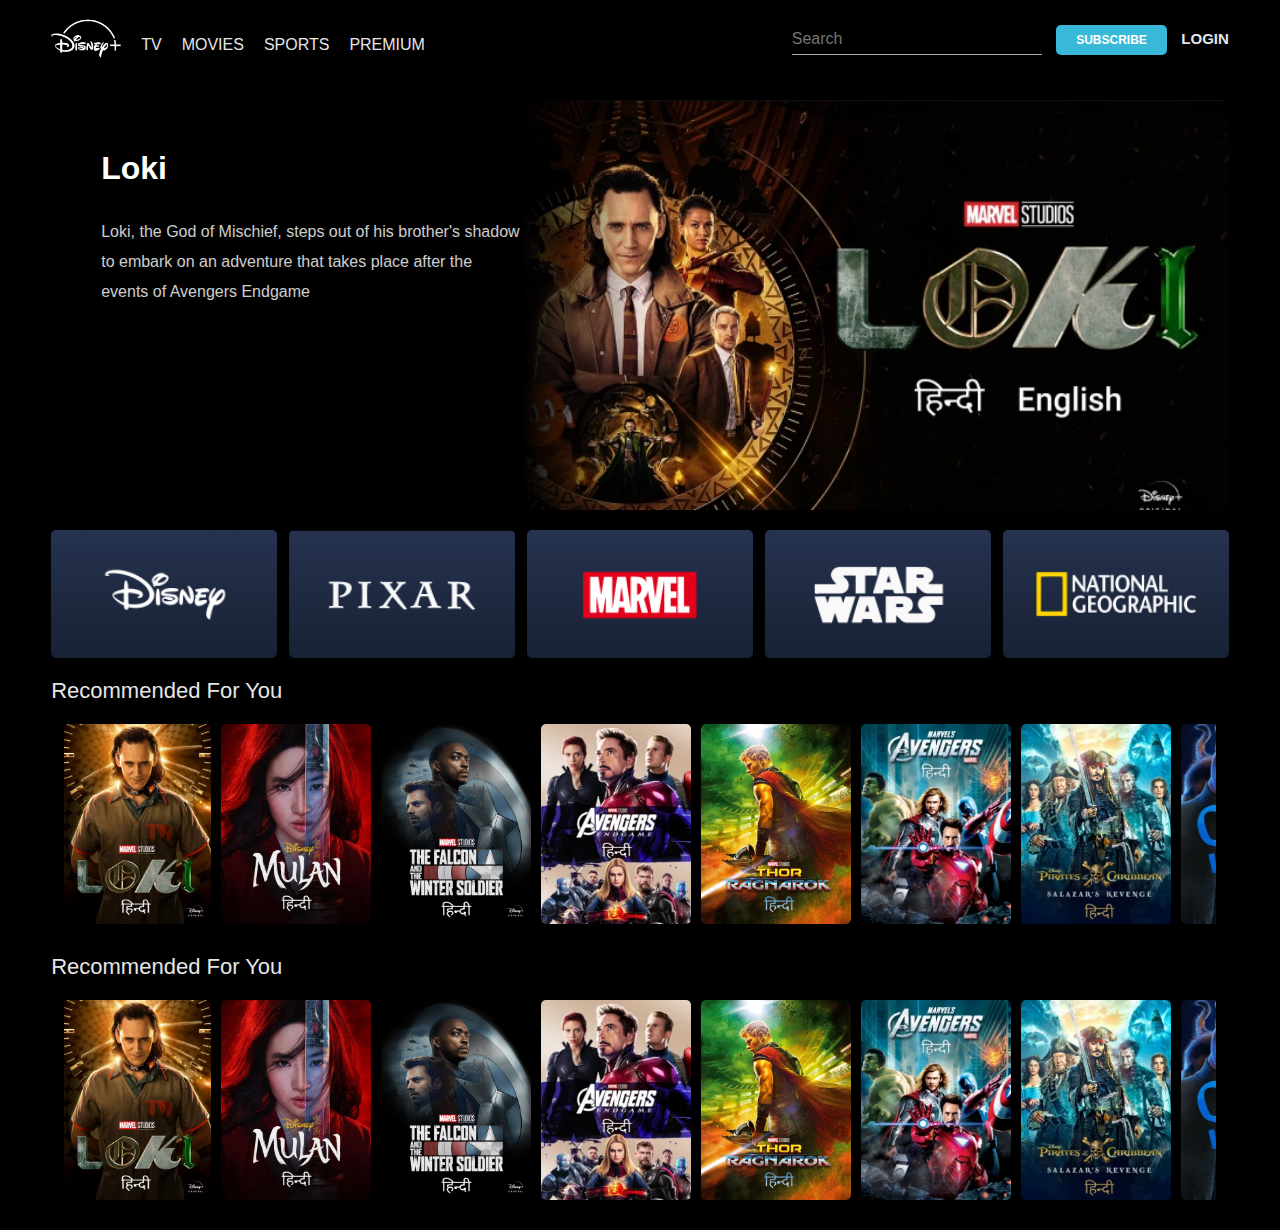
<file: index.html>
<!DOCTYPE html>
<html lang="en">

<head>
    <meta charset="UTF-8">
    <meta http-equiv="X-UA-Compatible" content="IE=edge">
    <meta name="viewport" content="width=device-width, initial-scale=1.0">
    <title>Hotstar clone</title>
    <link rel="stylesheet" href="style.css">
</head>

<body>
    <nav class="navbar">
        <img class="brand-logo" src="images/logo.png" alt="">
        <ul class="nav-link">
            <li class="nav-items"><a href="#">TV</a></li>
            <li class="nav-items"><a href="#">MOVIES</a></li>
            <li class="nav-items"><a href="#">SPORTS</a></li>
            <li class="nav-items"><a href="#">PREMIUM</a></li>
        </ul>
        <div class="right-nav">
            <input class="search-box" type="text" placeholder="search">
            <button class="subscribe-btn">subscribe</button>
            <a href="#" class="login-link">Login</a>
        </div>
    </nav>

    <div class="main-container">
        <div class="carousel">
            <!-- <div class="slider">
                <div class="slide-content">
                    <h1 class="movie-title">Loki</h1>
                    <p class="movie-desc">Lorem ipsum dolor, sit amet consectetur adipisicing elit. Cum perspiciatis id rem inventore, obcaecati maxime corrupti delectus nobis sunt repellat.</p>
                </div>
                <img src="images/slider 1.PNG" alt="">
            </div> -->
        </div>
    </div>

    <div class="video-card-container">
        <div class="video-card">
            <img class="video-card-image" src="images/disney.PNG" alt="">
            <video class="card-video" src="videos/disney.mp4" muted loop></video>
        </div>
        <div class="video-card">
            <img class="video-card-image" src="images/pixar.PNG" alt="">
            <video class="card-video" src="videos/pixar.mp4" muted loop></video>
        </div>
        <div class="video-card">
            <img class="video-card-image" src="images/marvel.PNG" alt="">
            <video class="card-video" src="videos/marvel.mp4" muted loop></video>
        </div>
        <div class="video-card">
            <img class="video-card-image" src="images/star-wars.PNG" alt="">
            <video class="card-video" src="videos/star-war.mp4" muted loop></video>
        </div>
        <div class="video-card">
            <img class="video-card-image" src="images/geographic.PNG" alt="">
            <video class="card-video" src="videos/geographic.mp4" muted loop></video>
        </div>
    </div>

    <h1 class="title">Recommended for You</h1>
    <div class="movie-list">
        <button class="pre-btn" title="btn"> <img src="images/pre.png" alt=""></button>
        <button class="nxt-btn" title="btn"> <img src="images/nxt.png" alt=""></button>
        <div class="card-container">
            <div class="card">
                <img class="card-img" src="images/poster 1.png" alt="">
                <div class="card-body">
                    <h2 class="name">Movie Name</h2>
                    <h6 class="des">Lorem ipsum dolor sit.</h6>
                    <button class="watchlist-btn"> add to watchlist</button>
                </div>
            </div>
            <div class="card">
                <img class="card-img" src="images/poster 2.png" alt="">
                <div class="card-body">
                    <h2 class="name">Movie Name</h2>
                    <h6 class="des">Lorem ipsum dolor sit.</h6>
                    <button class="watchlist-btn"> add to watchlist</button>
                </div>
            </div>
            <div class="card">
                <img class="card-img" src="images/poster 3.png" alt="">
                <div class="card-body">
                    <h2 class="name">Movie Name</h2>
                    <h6 class="des">Lorem ipsum dolor sit.</h6>
                    <button class="watchlist-btn"> add to watchlist</button>
                </div>
            </div>
            <div class="card">
                <img class="card-img" src="images/poster 4.png" alt="">
                <div class="card-body">
                    <h2 class="name">Movie Name</h2>
                    <h6 class="des">Lorem ipsum dolor sit.</h6>
                    <button class="watchlist-btn"> add to watchlist</button>
                </div>
            </div>
            <div class="card">
                <img class="card-img" src="images/poster 5.png" alt="">
                <div class="card-body">
                    <h2 class="name">Movie Name</h2>
                    <h6 class="des">Lorem ipsum dolor sit.</h6>
                    <button class="watchlist-btn"> add to watchlist</button>
                </div>
            </div>
            <div class="card">
                <img class="card-img" src="images/poster 6.png" alt="">
                <div class="card-body">
                    <h2 class="name">Movie Name</h2>
                    <h6 class="des">Lorem ipsum dolor sit.</h6>
                    <button class="watchlist-btn"> add to watchlist</button>
                </div>
            </div>
            <div class="card">
                <img class="card-img" src="images/poster 7.png" alt="">
                <div class="card-body">
                    <h2 class="name">Movie Name</h2>
                    <h6 class="des">Lorem ipsum dolor sit.</h6>
                    <button class="watchlist-btn"> add to watchlist</button>
                </div>
            </div>
            <div class="card">
                <img class="card-img" src="images/poster 8.png" alt="">
                <div class="card-body">
                    <h2 class="name">Movie Name</h2>
                    <h6 class="des">Lorem ipsum dolor sit.</h6>
                    <button class="watchlist-btn"> add to watchlist</button>
                </div>
            </div>
            <div class="card">
                <img class="card-img" src="images/poster 9.png" alt="">
                <div class="card-body">
                    <h2 class="name">Movie Name</h2>
                    <h6 class="des">Lorem ipsum dolor sit.</h6>
                    <button class="watchlist-btn"> add to watchlist</button>
                </div>
            </div>
            <div class="card">
                <img class="card-img" src="images/poster 10.png" alt="">
                <div class="card-body">
                    <h2 class="name">Movie Name</h2>
                    <h6 class="des">Lorem ipsum dolor sit.</h6>
                    <button class="watchlist-btn"> add to watchlist</button>
                </div>
            </div>
            <div class="card">
                <img class="card-img" src="images/poster 11.png" alt="">
                <div class="card-body">
                    <h2 class="name">Movie Name</h2>
                    <h6 class="des">Lorem ipsum dolor sit.</h6>
                    <button class="watchlist-btn"> add to watchlist</button>
                </div>
            </div>
            <div class="card">
                <img class="card-img" src="images/poster 12.png" alt="">
                <div class="card-body">
                    <h2 class="name">Movie Name</h2>
                    <h6 class="des">Lorem ipsum dolor sit.</h6>
                    <button class="watchlist-btn"> add to watchlist</button>
                </div>
            </div>
        </div>
    </div>
    <h1 class="title">Recommended for You</h1>
    <div class="movie-list">
        <button class="pre-btn" title="btn"> <img src="images/pre.png" alt=""></button>
        <button class="nxt-btn" title="btn"> <img src="images/nxt.png" alt=""></button>
        <div class="card-container">
            <div class="card">
                <img class="card-img" src="images/poster 1.png" alt="">
                <div class="card-body">
                    <h2 class="name">Movie Name</h2>
                    <h6 class="des">Lorem ipsum dolor sit.</h6>
                    <button class="watchlist-btn"> add to watchlist</button>
                </div>
            </div>
            <div class="card">
                <img class="card-img" src="images/poster 2.png" alt="">
                <div class="card-body">
                    <h2 class="name">Movie Name</h2>
                    <h6 class="des">Lorem ipsum dolor sit.</h6>
                    <button class="watchlist-btn"> add to watchlist</button>
                </div>
            </div>
            <div class="card">
                <img class="card-img" src="images/poster 3.png" alt="">
                <div class="card-body">
                    <h2 class="name">Movie Name</h2>
                    <h6 class="des">Lorem ipsum dolor sit.</h6>
                    <button class="watchlist-btn"> add to watchlist</button>
                </div>
            </div>
            <div class="card">
                <img class="card-img" src="images/poster 4.png" alt="">
                <div class="card-body">
                    <h2 class="name">Movie Name</h2>
                    <h6 class="des">Lorem ipsum dolor sit.</h6>
                    <button class="watchlist-btn"> add to watchlist</button>
                </div>
            </div>
            <div class="card">
                <img class="card-img" src="images/poster 5.png" alt="">
                <div class="card-body">
                    <h2 class="name">Movie Name</h2>
                    <h6 class="des">Lorem ipsum dolor sit.</h6>
                    <button class="watchlist-btn"> add to watchlist</button>
                </div>
            </div>
            <div class="card">
                <img class="card-img" src="images/poster 6.png" alt="">
                <div class="card-body">
                    <h2 class="name">Movie Name</h2>
                    <h6 class="des">Lorem ipsum dolor sit.</h6>
                    <button class="watchlist-btn"> add to watchlist</button>
                </div>
            </div>
            <div class="card">
                <img class="card-img" src="images/poster 7.png" alt="">
                <div class="card-body">
                    <h2 class="name">Movie Name</h2>
                    <h6 class="des">Lorem ipsum dolor sit.</h6>
                    <button class="watchlist-btn"> add to watchlist</button>
                </div>
            </div>
            <div class="card">
                <img class="card-img" src="images/poster 8.png" alt="">
                <div class="card-body">
                    <h2 class="name">Movie Name</h2>
                    <h6 class="des">Lorem ipsum dolor sit.</h6>
                    <button class="watchlist-btn"> add to watchlist</button>
                </div>
            </div>
            <div class="card">
                <img class="card-img" src="images/poster 9.png" alt="">
                <div class="card-body">
                    <h2 class="name">Movie Name</h2>
                    <h6 class="des">Lorem ipsum dolor sit.</h6>
                    <button class="watchlist-btn"> add to watchlist</button>
                </div>
            </div>
            <div class="card">
                <img class="card-img" src="images/poster 10.png" alt="">
                <div class="card-body">
                    <h2 class="name">Movie Name</h2>
                    <h6 class="des">Lorem ipsum dolor sit.</h6>
                    <button class="watchlist-btn"> add to watchlist</button>
                </div>
            </div>
            <div class="card">
                <img class="card-img" src="images/poster 11.png" alt="">
                <div class="card-body">
                    <h2 class="name">Movie Name</h2>
                    <h6 class="des">Lorem ipsum dolor sit.</h6>
                    <button class="watchlist-btn"> add to watchlist</button>
                </div>
            </div>
            <div class="card">
                <img class="card-img" src="images/poster 12.png" alt="">
                <div class="card-body">
                    <h2 class="name">Movie Name</h2>
                    <h6 class="des">Lorem ipsum dolor sit.</h6>
                    <button class="watchlist-btn"> add to watchlist</button>
                </div>
            </div>
        </div>
    </div>


    <script src="script.js" async></script>
    <!-- <script src="index.js" async></script> -->
</body>

</html>
</file>
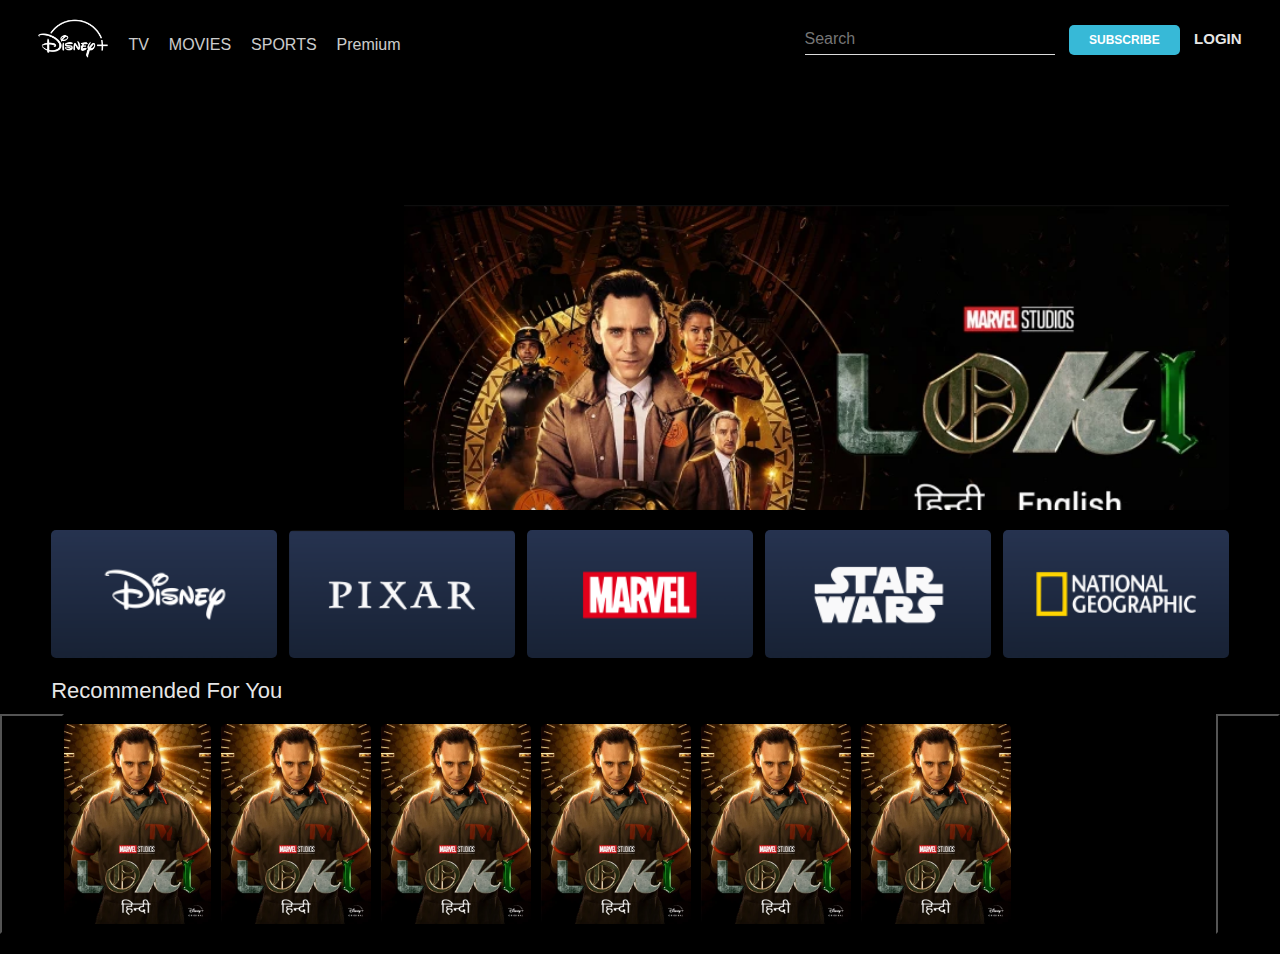
<file: hotstar/index.html>
<!DOCTYPE html>
<html lang="en">
<head>
    <meta charset="UTF-8">
    <meta http-equiv="X-UA-Compatible" content="IE=edge">
    <meta name="viewport" content="width=device-width, initial-scale=1.0">
    <link rel="stylesheet" href="style.css">
    <title>Hotstar clone</title>
</head>
<body>
    <nav class="navbar">
        <img src="images/logo.png" alt="" class="brand-logo">
        <ul class="nav-link">
            <li class="nav-item"><a href="#">TV</a></li>
            <li class="nav-item"><a href="#">MOVIES</a></li>
            <li class="nav-item"><a href="#">SPORTS</a></li>
            <li class="nav-item"><a href="#">premium</a></li>
        </ul>
        <div class="right-nav">
            <input type="text" class="search-box" placeholder="search">
            <button class="subscribe-btn">subscribe</button>
            <a href="#" class="login-link">Login</a>
        </div>
    </nav>

    <div class="main-container">
        <div class="carousel">
            <div class="slider">
                <div class="slider-content">
                    <h1 class="movie-title">LOKI</h1>
                    <p class="movie-desc">Lorem, ipsum </p>
                </div>
                <img src="images/slider 1.PNG" alt="">
            </div>
            <div class="slider">
                <div class="slider-content">
                    <h1 class="movie-title">LOKI</h1>
                    <p class="movie-desc">Lorem, ipsum </p>
                </div>
                <img src="images/slider 1.PNG" alt="">
            </div>
        </div>
    </div>

    <div class="video-card-container">
        <div class="video-card">
            <img src="images/disney.PNG" class="video-card-image">
            <video src="videos/disney.mp4" class="card-container" muted loop></video>
        </div>
        <div class="video-card">
            <img src="images/pixar.PNG" class="video-card-image">
            <video src="videos/pixar.mp4" class="card-container" muted loop></video>
        </div>
        <div class="video-card">
            <img src="images/marvel.PNG" class="video-card-image">
            <video src="videos/marvel.mp4" class="card-container" muted loop></video>
        </div>
        <div class="video-card">
            <img src="images/star-wars.PNG" class="video-card-image">
            <video src="videos/star-war.mp4" class="card-container" muted loop></video>
        </div>
        <div class="video-card">
            <img src="images/geographic.PNG" class="video-card-image">
            <video src="videos/geographic.mp4" class="card-container" muted loop></video>
        </div>
    </div>

    <h1 class="title">Recommended for You</h1>
    <div class="movie-list">
        <button class="pre-btn" title="btn"> <img src="images/pre.png" alt=""></button>
        <button class="nxt-btn" title="btn"> <img src="images/nxt.png" alt=""></button>
        <div class="card-container">
            <div class="card">
                <img class="card-img" src="images/poster 1.png" alt="" >
                <div class="card-body">
                    <h2 class="name">Movie Name</h2>
                    <h6>Lorem, ipsum dolor.</h6>
                    <button class="watchlist-btn"> add to watchlist </button>
                </div>
            </div>
            <div class="card">
                <img class="card-img" src="images/poster 1.png" alt="" >
                <div class="card-body">
                    <h2 class="name">Movie Name</h2>
                    <h6>Lorem, ipsum dolor.</h6>
                    <button class="watchlist-btn"> add to watchlist </button>
                </div>
            </div>
            <div class="card">
                <img class="card-img" src="images/poster 1.png" alt="" >
                <div class="card-body">
                    <h2 class="name">Movie Name</h2>
                    <h6>Lorem, ipsum dolor.</h6>
                    <button class="watchlist-btn"> add to watchlist </button>
                </div>
            </div>
            <div class="card">
                <img class="card-img" src="images/poster 1.png" alt="" >
                <div class="card-body">
                    <h2 class="name">Movie Name</h2>
                    <h6>Lorem, ipsum dolor.</h6>
                    <button class="watchlist-btn"> add to watchlist </button>
                </div>
            </div>
            <div class="card">
                <img class="card-img" src="images/poster 1.png" alt="" >
                <div class="card-body">
                    <h2 class="name">Movie Name</h2>
                    <h6>Lorem, ipsum dolor.</h6>
                    <button class="watchlist-btn"> add to watchlist </button>
                </div>
            </div>
            <div class="card">
                <img class="card-img" src="images/poster 1.png" alt="" >
                <div class="card-body">
                    <h2 class="name">Movie Name</h2>
                    <h6>Lorem, ipsum dolor.</h6>
                    <button class="watchlist-btn"> add to watchlist </button>
                </div>
            </div>
        </div>
    </div>




    <script src="script.js" async></script>
</body>
</html>
</file>
<file: style.css>
* {
    margin: 0;
    padding: 0;
    box-sizing: border-box;
}

body {
    width: 100%;
    background-color: black;
    font-family: 'roboto', sans-serif;
    position: relative;
}

.navbar {
    width: 100%;
    height: 80px;
    position: fixed;
    top: 0;
    left: 0;
    padding: 0 4%;
    background: black;
    z-index: 9;
    display: flex;
    align-items: center;
}

.brand-logo {
    height: 70px;
}

.nav-link {
    margin-top: 10px;
    display: flex;
    list-style: none;
}

.nav-items a {
    text-decoration: none;
    margin-left: 20px;
    text-transform: capitalize;
    color: white;
    opacity: 0.9;
}

.right-nav {
    display: block;
    margin-left: auto;
}

.search-box {
    border: none;
    border-bottom: 1px solid #aaa;
    background: transparent;
    outline: none;
    height: 30px;
    color: white;
    width: 250px;
    text-transform: capitalize;
    font-size: 16px;
    font-weight: 500;
    transition: 0.5s;
}

.search-box:focus-within {
    width: 400px;
    border-color: rgb(55, 185, 215);
}

.subscribe-btn {
    background-color: rgb(55, 185, 215);
    height: 30px;
    padding: 0 20px;
    color: white;
    border-radius: 5px;
    border: none;
    outline: none;
    text-transform: uppercase;
    font-weight: 700;
    font-size: 12px;
    margin: 0 10px;
}

.login-link {
    color: white;
    opacity: 0.9;
    text-transform: uppercase;
    font-size: 15px;
    font-weight: 700;
    text-decoration: none;
}

.main-container {
    position: relative;
    width: 100%;
    height: 450px;
    padding: 20px 0;
    overflow-x: hidden;
    margin-top: 80px;
}

.carousel {
    display: flex;
    width: 92%;
    height: 100%;
    position: relative;
    margin: auto;
}

.slider {
    flex: 0 0 auto;
    margin-right: 30px;
    position: relative;
    background: rgba(0, 0, 0, 0.5);
    border-radius: 5px;
    width: 100%;
    height: 100%;
    left: 0;
    transition: 1s;
    overflow: hidden;
}

.slider img {
    width: 70%;
    min-height: 100%;
    object-fit: cover;
    display: block;
    margin-left: auto;
}

.slide-content {
    position: absolute;
    width: 50%;
    height: 100%;
    z-index: 2;
    background: linear-gradient(to right, black 80%, #0c111b00);
    color: white;
}

.movie-title {
    padding-left: 50px;
    text-transform: capitalize;
    margin-top: 50px;
}

.movie-des {
    width: 80%;
    line-height: 30px;
    padding-left: 50px;
    margin-top: 30px;
    opacity: 0.8;
}

.video-card-container {
    position: relative;
    width: 92%;
    margin: auto;
    height: 10vw;
    display: flex;
    margin-bottom: 20px;
    justify-content: space-between;
}

.video-card {
    position: relative;
    min-width: calc(100%/ 5-10px);
    width: calc(100% / 5 - 10px);
    height: 100%;
    border-radius: 5px;
    overflow: hidden;
    background-color: black;
}

.video-card-image,
.card-video {
    width: 100%;
    height: 100%;
    object-fit: cover;
}

.card-video {
    position: absolute;
}

.video-card:hover .video-card-image {
    display: none;
}

.title {
    color: white;
    opacity: 0.9;
    padding-left: 4%;
    text-transform: capitalize;
    font-size: 22px;
    font-weight: 500;
}

.movie-list {
    width: 100%;
    height: 220px;
    position: relative;
    margin: 10px 0 20px;
}

.card-container {
    position: relative;
    width: 92%;
    padding-left: 10px;
    height: 220px;
    display: flex;
    margin: 0 auto;
    align-items: center;
    overflow-x: auto;
    overflow-y: visible;
    scroll-behavior: smooth;
}

.card-container::-webkit-scrollbar {
    display: none;
}

.card {
    position: relative;
    min-width: 150px;
    width: 150px;
    height: 200px;
    border-radius: 5px;
    overflow: hidden;
    margin-right: 10px;
    transition: 0.5s;
}

.card-img {
    width: 100%;
    height: 100%;
    object-fit: cover;
}

.card:hover {
    transform: scale(1.1);
}

.card:hover .card-body {
    opacity: 1;
}

.card-body {
    opacity: 0;
    width: 100%;
    height: 100%;
    position: absolute;
    top: 0;
    left: 0;
    z-index: 2;
    background: linear-gradient(to bottom, rgba(4, 8, 15, 0), #192133 90%);
    padding: 10px;
    transition: 0.5s;
}

.name {
    color: white;
    font-size: 15px;
    font-weight: 500;
    text-transform: capitalize;
    margin-top: 60%;
}

.des {
    color: white;
    opacity: 0.8;
    margin: 5px 0;
    font-weight: 500;
    font-size: 12px;
}

.watchlist-btn {
    position: relative;
    width: 100%;
    text-transform: capitalize;
    background: none;
    border: none;
    font-weight: 500;
    text-align: right;
    color: rgba(255, 255, 255, 0.5);
    margin: 5px 0;
    cursor: pointer;
    padding: 10px 5px;
    border-radius: 5px;
}

.watchlist-btn::before {
    content: '';
    position: absolute;
    top: 0;
    left: -5px;
    height: 35px;
    width: 35px;
    background-image: url(images/add.png);
    background-size: cover;
    transform: scale(0.4);
}

.watchlist-btn:hover {
    color: white;
    background-color: rgba(255, 255, 255, 0.5);
}

.pre-btn,
.nxt-btn {
    position: absolute;
    top: 0;
    width: 5%;
    height: 100%;
    z-index: 2;
    border: none;
    cursor: pointer;
    outline: none;
}

.pre-btn {
    left: 0;
    background: linear-gradient(to right, black 0%, black);
}

.nxt-btn {
    right: 0;
    background: linear-gradient(to left, black 0%, black);
}

.pre-btn img,
.nxt-btn img {
    width: 15px;
    height: 20px;
    opacity: 0;
}

.pre-btn:hover img,
.nxt-btn:hover img {
    opacity: 1;
}
</file>
<file: hotstar/style.css>
* {
    margin: 0;
    padding: 0;
    box-sizing: border-box;
}

body {
    width: 100%;
    background-color: black;
    font-family: sans-serif;
    position: relative;
}

.navbar {
    width: 100%;
    height: 80px;
    position: fixed;
    top: 0;
    left: 0;
    padding: 0 3%;
    background-color: black;
    z-index: 9;
    display: flex;
    align-items: center;
}

.brand-logo {
    height: 70px;
}

.nav-link {
    margin-top: 10px;
    display: flex;
    list-style: none;
}

.nav-item a {
    text-decoration: none;
    margin-left: 20px;
    text-transform: capitalize;
    color: white;
    opacity: 0.8;
}

.right-nav {
    display: block;
    margin-left: auto;
}

.search-box {
    border: none;
    border-bottom: 1px solid gainsboro;
    background: transparent;
    outline: none;
    height: 30px;
    color: white;
    width: 250px;
    text-transform: capitalize;
    font-size: 16px;
    font-weight: 500;
    transition: 0.5s;
}

.search-box:focus {
    width: 400px;
    border-color: aqua;
}

.subscribe-btn {
    background-color: rgb(55, 185, 215);
    height: 30px;
    border: none;
    outline: none;
    color: white;
    border-radius: 5px;
    padding: 0 20px;
    margin: 0 10px;
    font-weight: 700;
    font-size: 12px;
    text-transform: uppercase;
}

.login-link {
    color: white;
    opacity: 0.9;
    text-transform: uppercase;
    font-size: 15px;
    font-weight: 700;
    text-decoration: none;
}

.main-container {
    position: relative;
    width: 100%;
    height: 450px;
    padding: 20px 0;
    overflow-x: hidden;
    margin-top: 80px;
}

.carousel {
    display: flex;
    width: 92%;
    height: 100%;
    position: relative;
    margin: auto;
}

.slider {
    flex: 0 0 auto;
    margin-right: 30px;
    position: relative;
    background: rgba(0, 0, 0, 0.5);
    border-radius: 5px;
    width: 100%;
    height: 100%;
    left: 0;
    transition: 1s;
    overflow: hidden;
}

.slider img {
    width: 70%;
    min-height: 100%;
    object-fit: cover;
    display: block;
    margin-left: auto;
}

.slide-content {
    position: absolute;
    width: 50%;
    height: 100%;
    z-index: 2;
    background: linear-gradient(to right, black 80%, rgb(35, 33, 33));
    color: white;
}

.movie-title {
    padding-left: 50px;
    text-transform: capitalize;
    margin-top: 50px;
}

.movie-des {
    width: 80%;
    line-height: 30px;
    padding-left: 50px;
    margin-top: 30px;
    opacity: 0.8;
}

.video-card-container {
    position: relative;
    width: 92%;
    margin: auto;
    height: 10vw;
    display: flex;
    margin-bottom: 20px;
    justify-content: space-between;
}

.video-card {
    position: relative;
    min-width: calc(100%/ 5-10px);
    width: calc(100% / 5 - 10px);
    height: 100%;
    border-radius: 5px;
    overflow: hidden;
    background-color: black;
}

.video-card-image,
.card-video {
    width: 100%;
    height: 100%;
    object-fit: cover;
}

.card-video {
    position: absolute;
}

.video-card:hover .video-card-image {
    display: none;
}

.title {
    color: white;
    opacity: 0.9;
    padding-left: 4%;
    text-transform: capitalize;
    font-size: 22px;
    font-weight: 500;
}

.movie-list {
    width: 100%;
    height: 220px;
    position: relative;
    margin: 10px 0 20px;
}

.card-container {
    position: relative;
    width: 92%;
    padding-left: 10px;
    height: 220px;
    display: flex;
    margin: 0 auto;
    align-items: center;
    overflow-x: auto;
    overflow-y: visible;
    scroll-behavior: smooth;
}

.card-container::-webkit-scrollbar {
    display: none;
}

.card {
    position: relative;
    min-width: 150px;
    width: 150px;
    height: 200px;
    border-radius: 5px;
    overflow: hidden;
    margin-right: 10px;
    transition: 0.5s;
}

.card-img {
    width: 100%;
    height: 100%;
    object-fit: cover;
}

.card:hover {
    transform: scale(1.2);
}

.card:hover .card-body {
    opacity: 1;
}

.card-body {
    opacity: 0;
    width: 100%;
    height: 100%;
    position: absolute;
    top: 0;
    left: 0;
    z-index: 2;
    background: linear-gradient(to bottom, rgba(4, 8, 15, 0), black 90%);
    padding: 10px;
    transition: 0.5s;
}

.name {
    color: white;
    font-size: 15px;
    font-weight: 500;
    text-transform: capitalize;
    margin-top: 60%;
}

.des {
    color: white;
    opacity: 0.8;
    margin: 5px 0;
    font-weight: 500;
    font-size: 12px;
}

.watchlist-btn {
    position: relative;
    width: 100%;
    text-transform: capitalize;
    background: none;
    border: none;
    font-weight: 500;
    text-align: right;
    color: rgb(111, 102, 102);
    margin: 5px 0;
    cursor: pointer;
    padding: 10px 5px;
    border-radius: 5px;
}

.watchlist-btn::before{
    content: '';
    position: absolute;
    top: 0;
    left: -5px;
    height: 35px;
    width: 35px;
    background-image: url(images/add.png);
    background-size: cover;
    transform: scale(0.4);
}

.watchlist-btn:hover {
    color: white;
    background-color: rgba(255, 255, 255, 0.5);
}

.pre-btn,
.nxt-btn {
    position: absolute;
    top: 0;
    width: 5%;
    height: 100%;
    z-index: 2;
    border: nonse;
    cursor: pointer;
    outline: none;
}

.pre-btn {
    left: 0;
    background: linear-gradient(to right, black 0%, black);
}

.nxt-btn {
    right: 0;
    background: linear-gradient(to left, black 0%, black);
}

.pre-btn img,
.nxt-btn img {
    width: 15px;
    height: 20px;
    opacity: 0;
}

.pre-btn:hover img,
.nxt-btn:hover img {
    opacity: 1;
}
</file>
